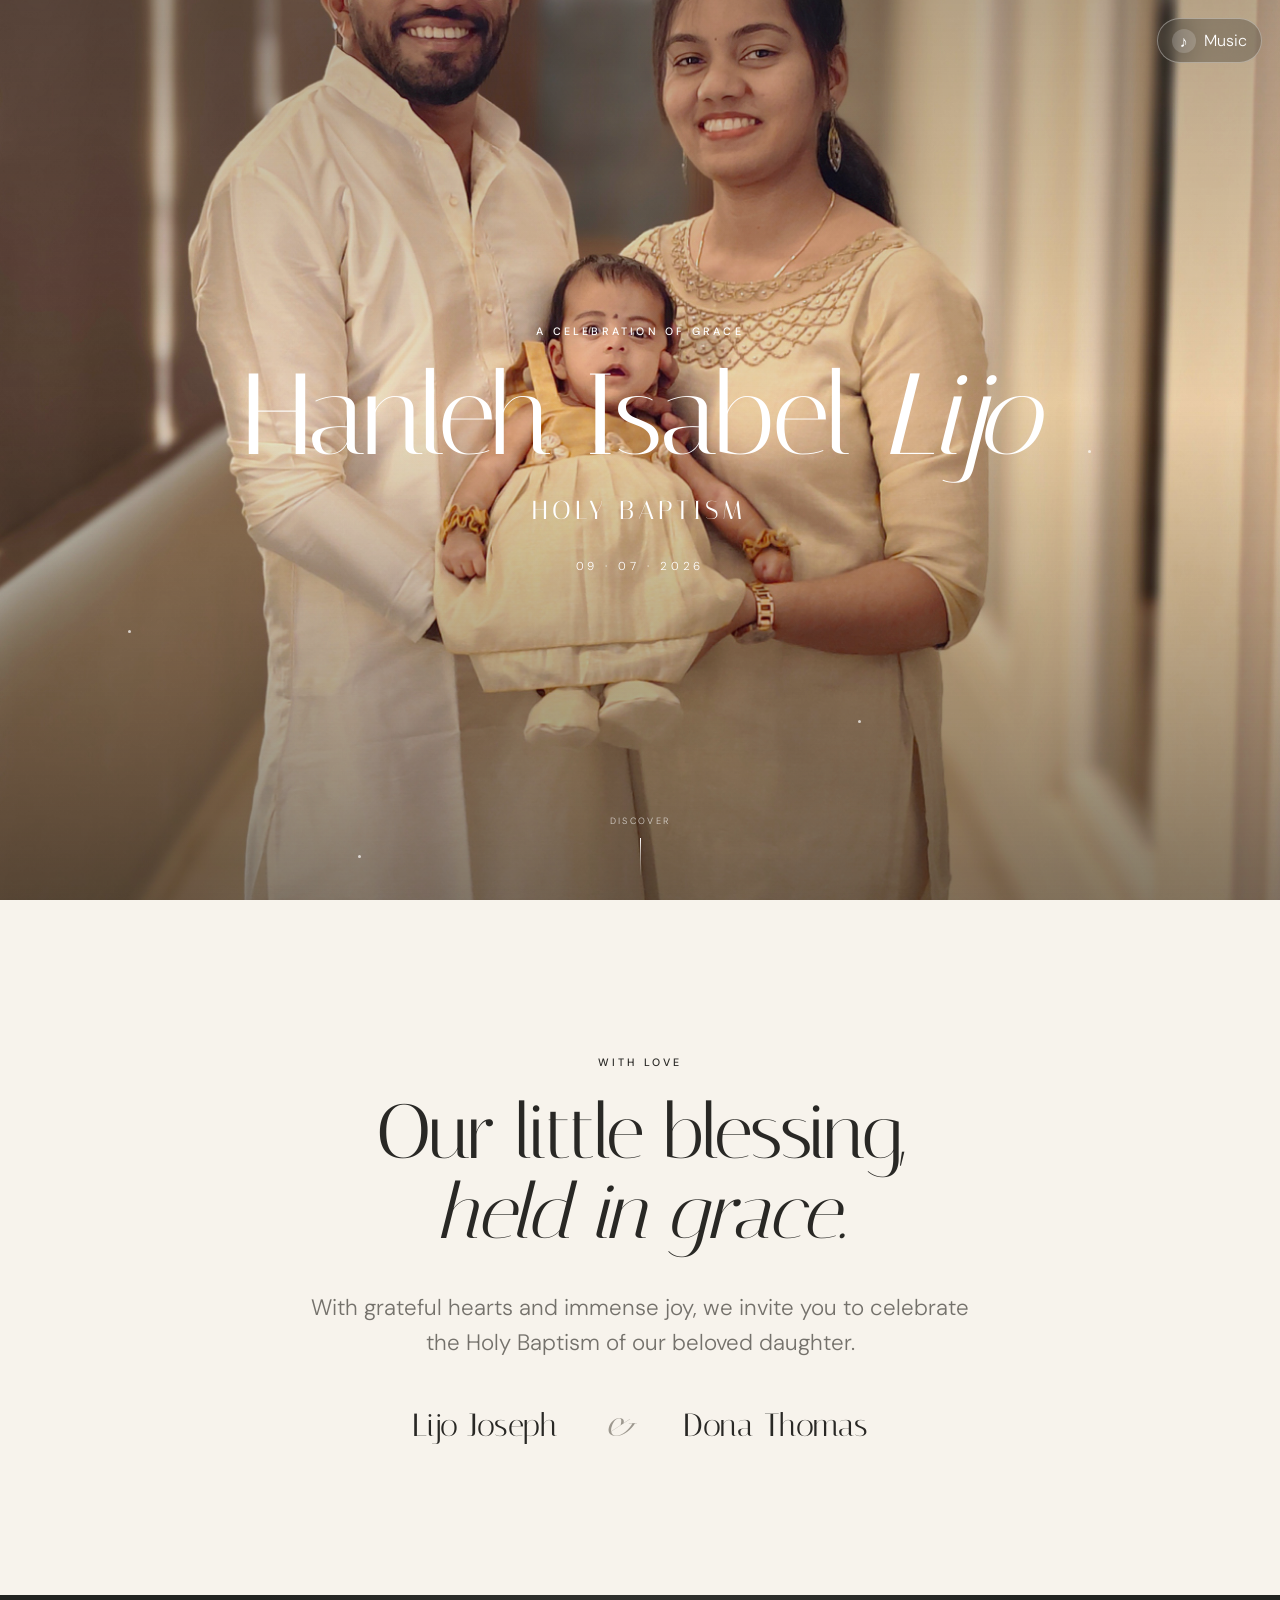
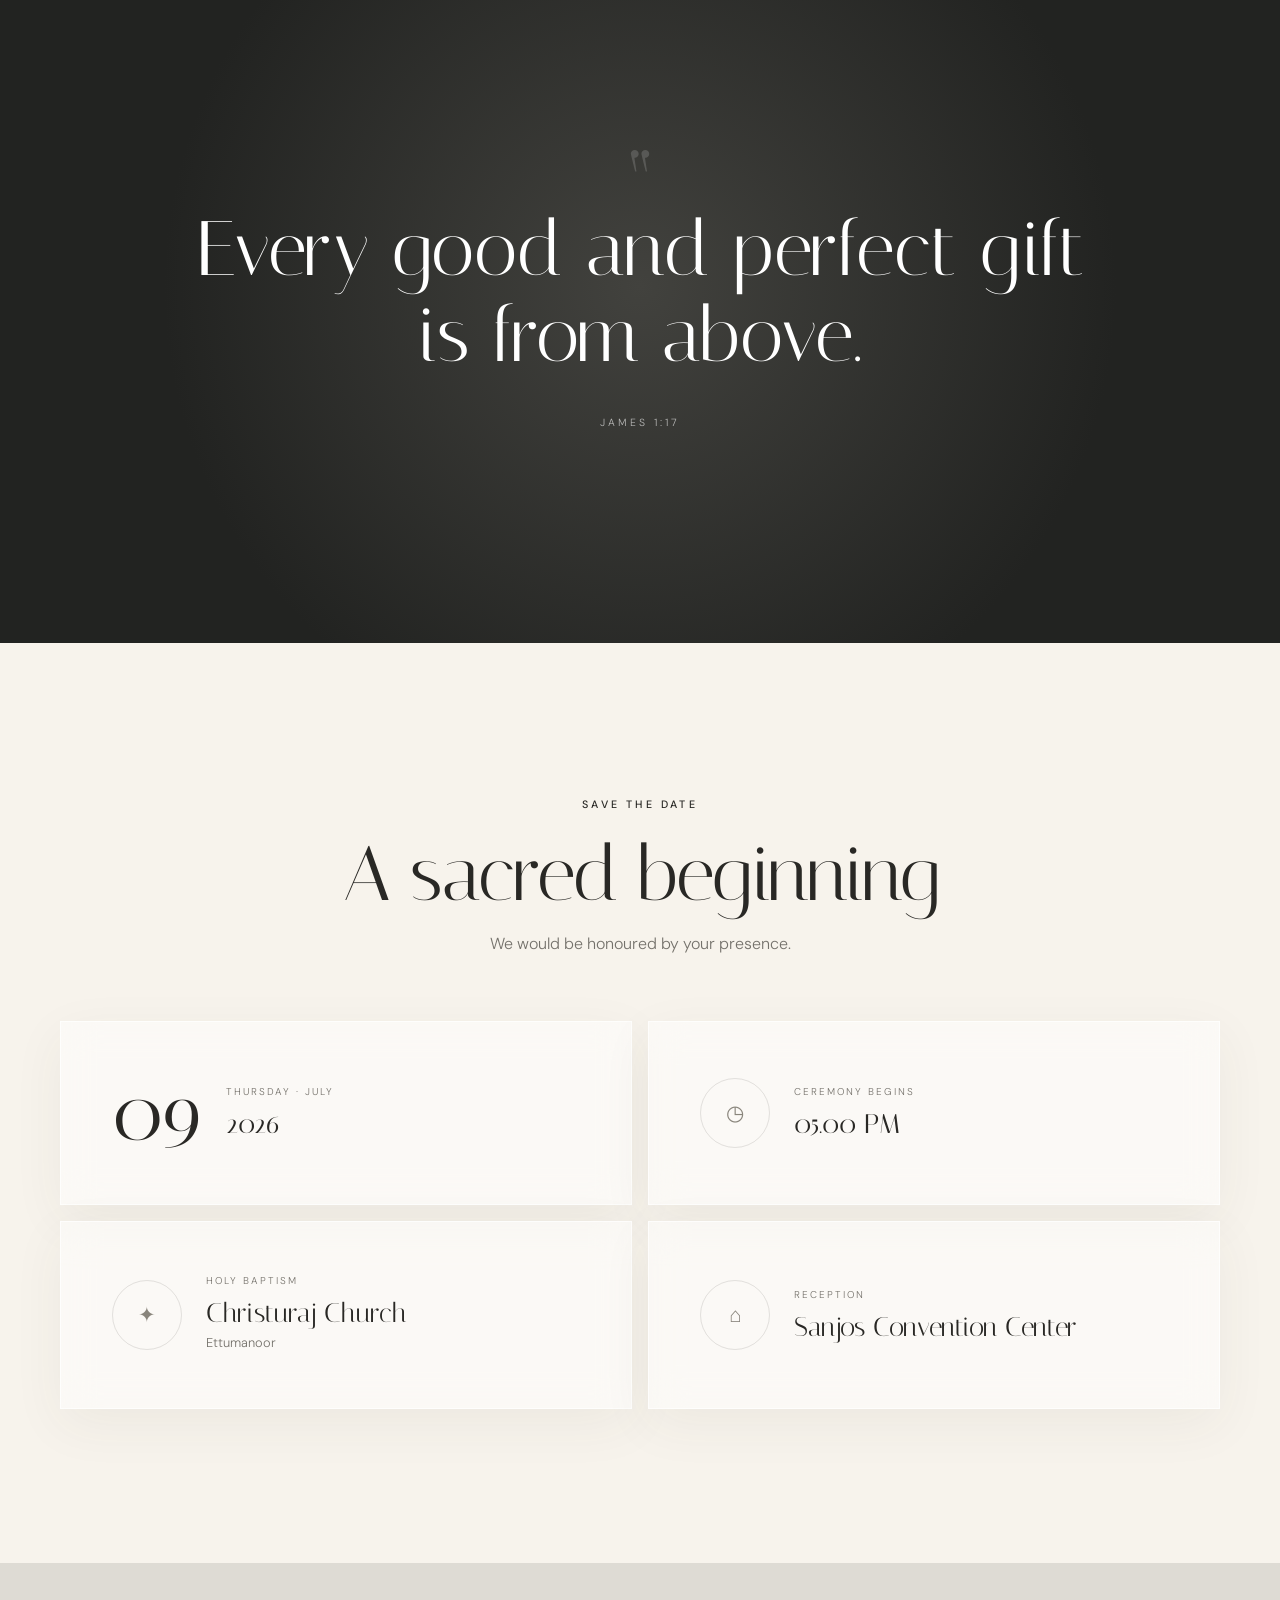
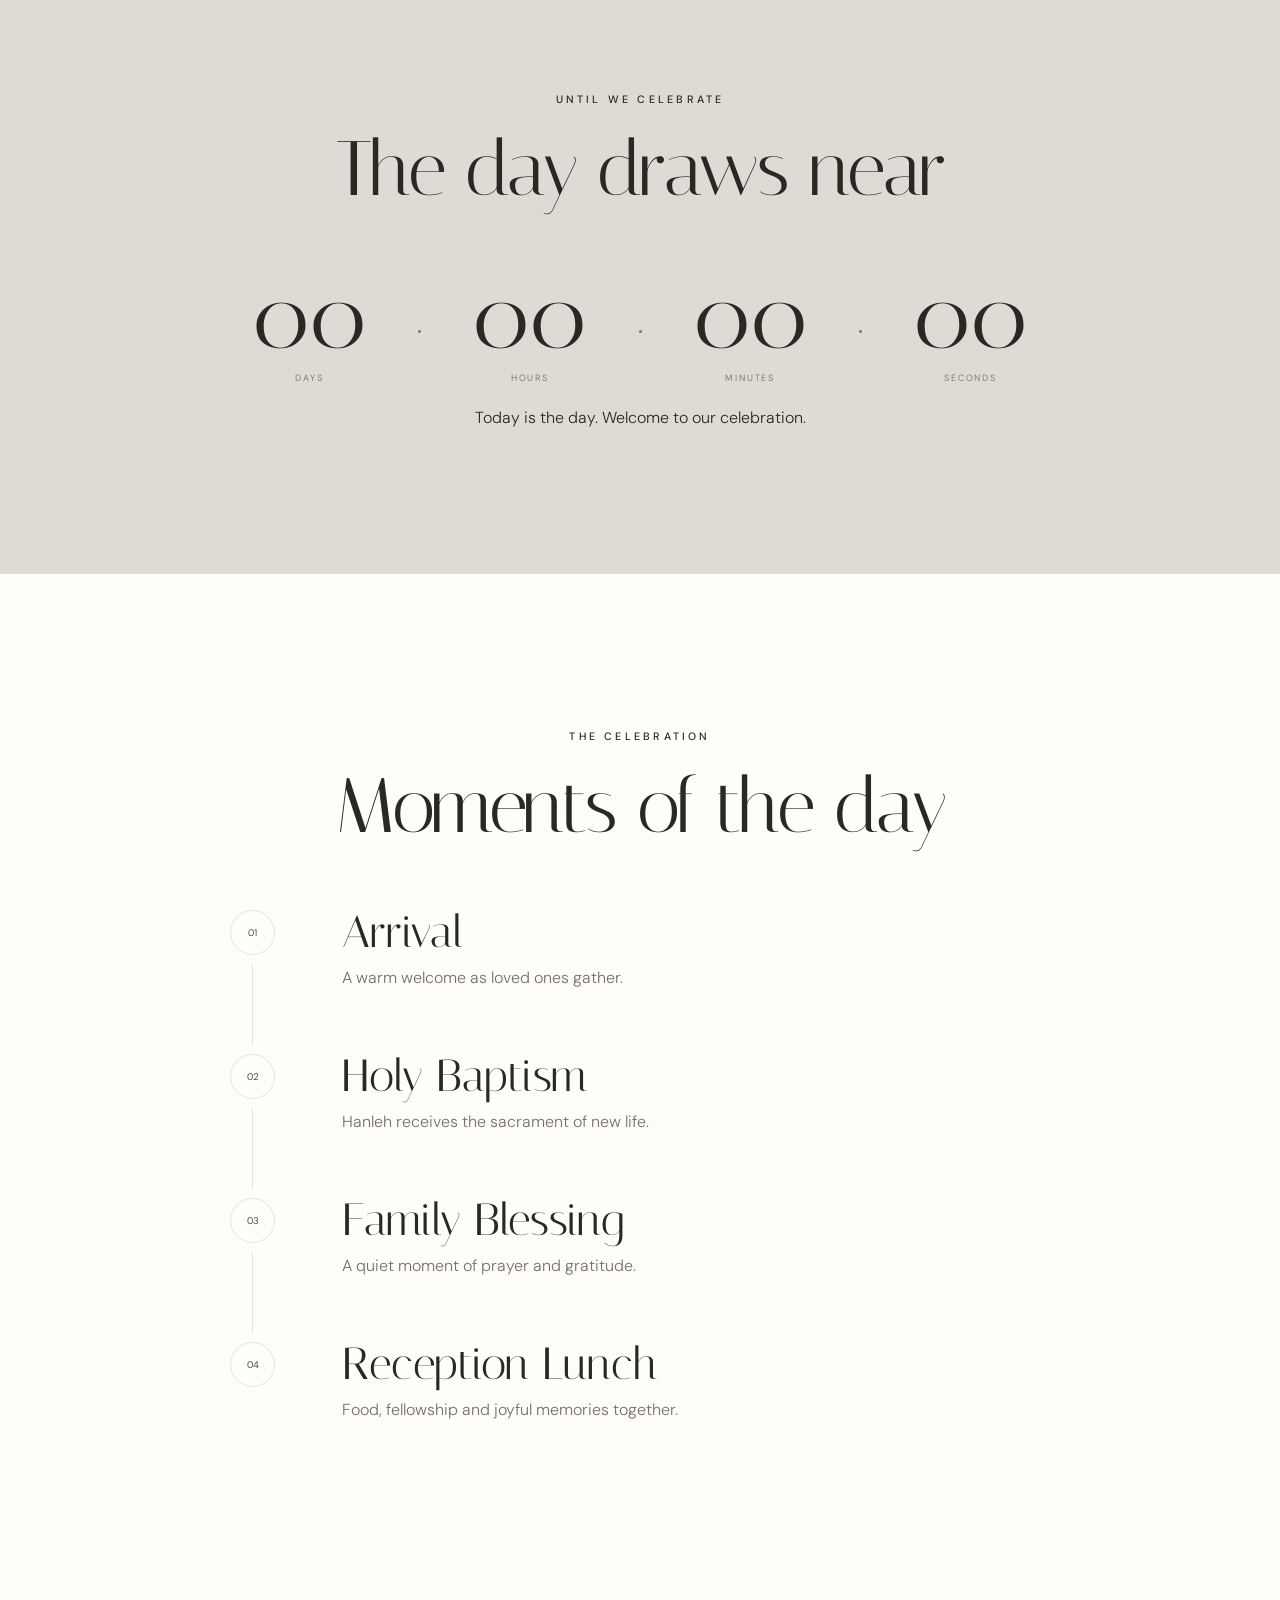
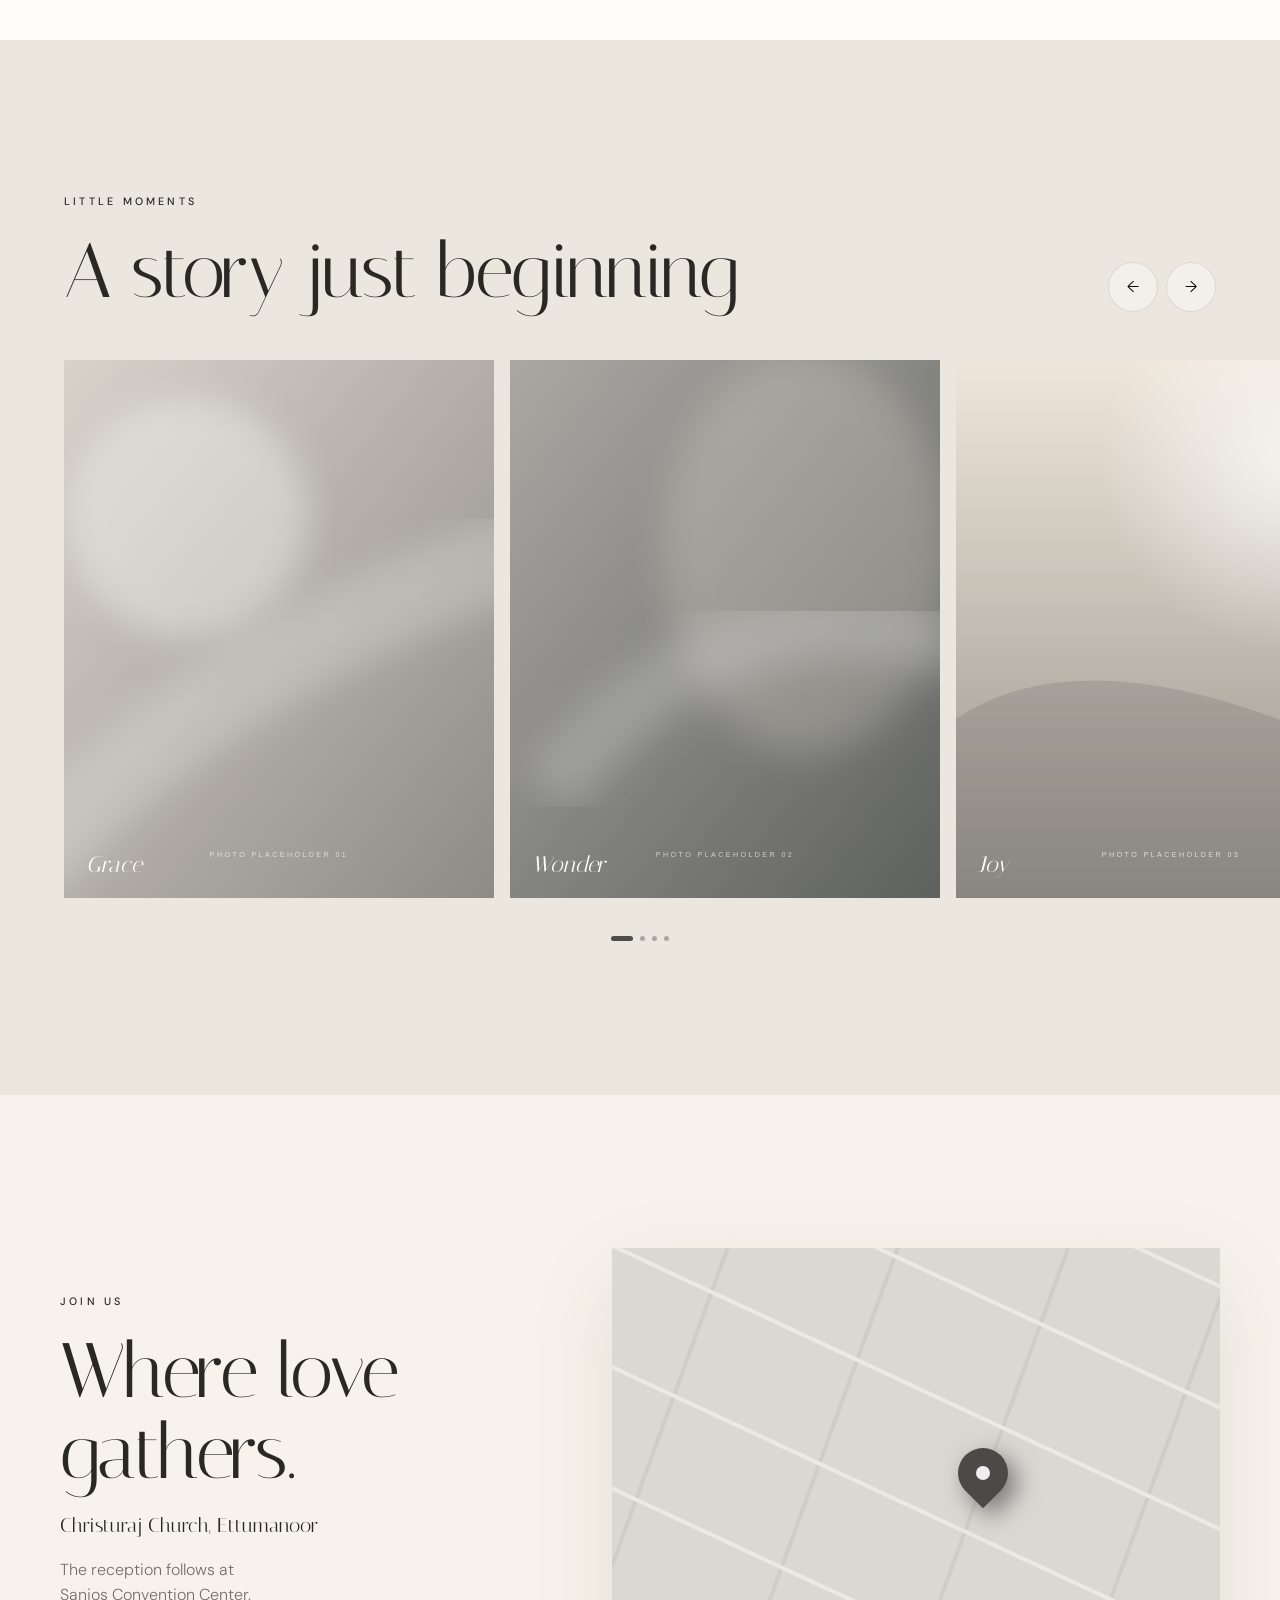
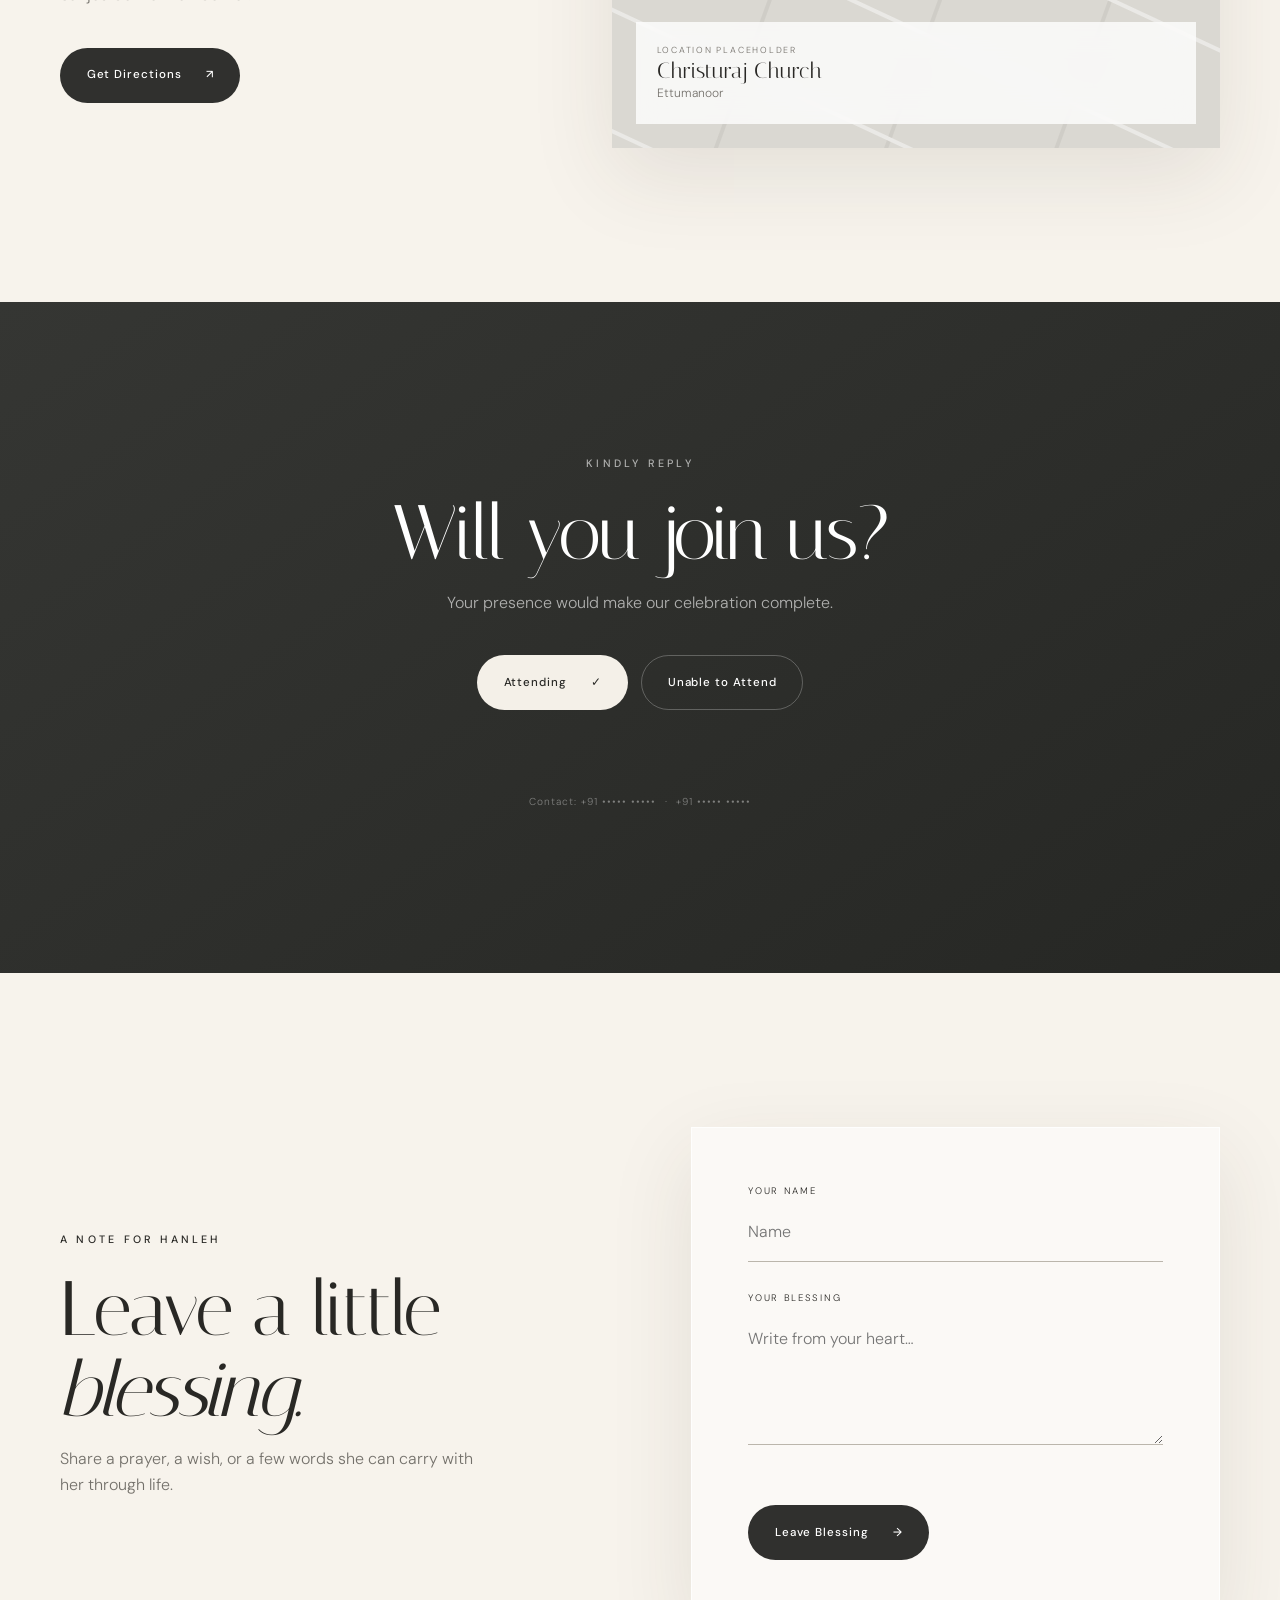
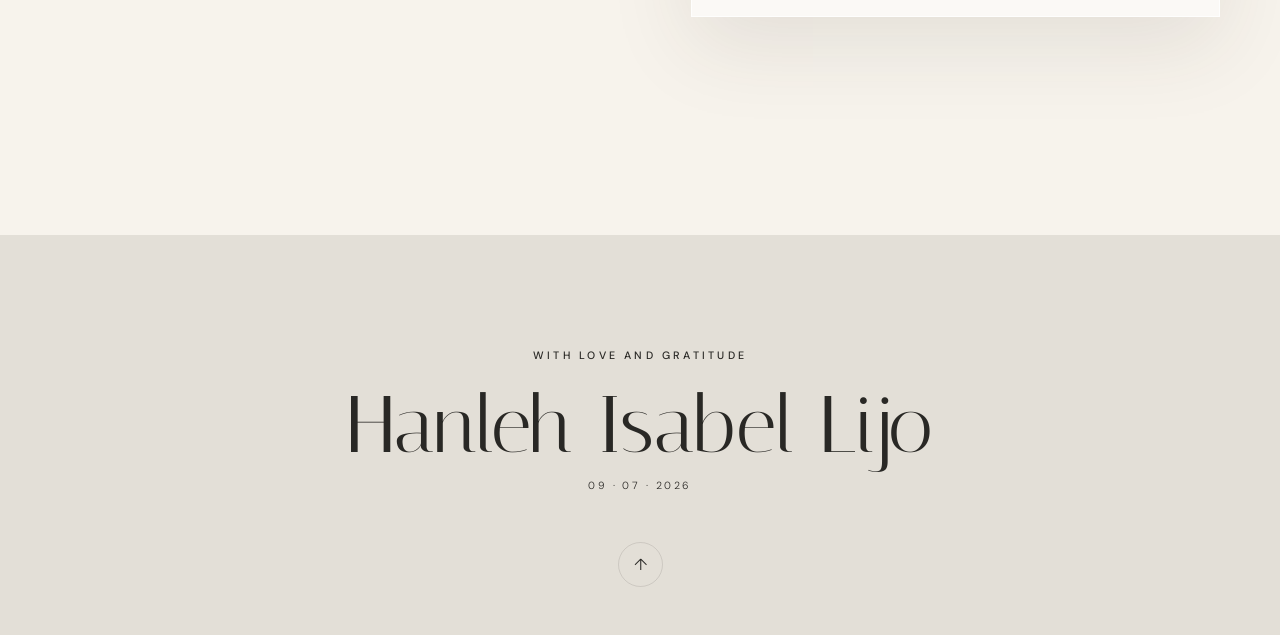
<file: standalone.html>
<!doctype html>
<html lang="en">
<head>
<meta charset="utf-8">
<meta name="viewport" content="width=device-width,initial-scale=1,viewport-fit=cover">
<meta name="theme-color" content="#f7f3ec">
<meta name="description" content="You are warmly invited to the Holy Baptism of Hanleh Isabel Lijo on 9 July 2026.">
<meta property="og:title" content="Hanleh Isabel Lijo · Holy Baptism">
<meta property="og:description" content="With grateful hearts, we invite you to celebrate with us.">
<meta property="og:type" content="website">
<meta property="og:image" content="assets/preview.jpg">
<title>Hanleh Isabel Lijo · Holy Baptism</title>
<link rel="preload" href="assets/preview.jpg" as="image" type="image/jpeg">
<style>
@import url('https://fonts.googleapis.com/css2?family=DM+Sans:wght@300;400;500;600&family=Italiana&display=swap');
:root{--ivory:#f7f3ec;--white:#fffdf9;--ink:#292825;--muted:#74716b;--line:rgba(54,52,48,.13);--deep:#30302e;--serif:'Italiana','Times New Roman',serif;--sans:'DM Sans',Arial,sans-serif;--ease:cubic-bezier(.2,.75,.25,1);--shadow:0 28px 80px rgba(55,50,41,.1)}
*{box-sizing:border-box}html{scroll-behavior:smooth}body{margin:0;background:var(--ivory);color:var(--ink);font-family:var(--sans);font-weight:300;line-height:1.6;overflow-x:hidden}button,input,textarea{font:inherit}button,a{-webkit-tap-highlight-color:transparent}a{color:inherit}.skip{position:fixed;z-index:100;top:-5rem;left:1rem;padding:.8rem 1rem;background:#fff}.skip:focus{top:1rem}.particles{position:fixed;inset:0;pointer-events:none;z-index:2;overflow:hidden}.particles i{position:absolute;width:3px;height:3px;border-radius:50%;background:rgba(255,255,255,.7);animation:float 16s linear infinite}.particles i:nth-child(1){left:10%;top:70%;animation-delay:-3s}.particles i:nth-child(2){left:28%;top:95%;animation-delay:-12s}.particles i:nth-child(3){left:67%;top:80%;animation-delay:-6s}.particles i:nth-child(4){left:85%;top:50%;animation-delay:-10s}.particles i:nth-child(5){left:48%;top:110%}@keyframes float{to{transform:translateY(-120vh) translateX(30px);opacity:0}}
.music{position:fixed;z-index:50;top:max(18px,env(safe-area-inset-top));right:18px;display:flex;align-items:center;gap:.55rem;border:1px solid rgba(255,255,255,.35);border-radius:50px;padding:.55rem .85rem;color:#fff;background:rgba(40,40,38,.3);backdrop-filter:blur(16px);cursor:pointer;transition:.35s}.music:hover{background:rgba(40,40,38,.55);transform:translateY(-2px)}.music b{display:grid;place-items:center;width:24px;height:24px;border-radius:50%;background:rgba(255,255,255,.18)}.music[aria-pressed=true] b{animation:pulse 1.8s infinite}@keyframes pulse{50%{box-shadow:0 0 0 7px transparent}}
.hero{position:relative;min-height:100svh;display:grid;place-items:center;color:#fff;overflow:hidden}.hero-image{position:absolute;inset:-8%;background:url('assets/Finalus.jpg') center/cover no-repeat;animation:zoom 22s ease-in-out infinite alternate;will-change:transform}.overlay{position:absolute;inset:0;background:linear-gradient(180deg,rgba(20,20,19,.3),rgba(20,20,19,.08) 45%,rgba(20,20,19,.52))}@keyframes zoom{to{transform:scale(1.08)}}.hero-copy{position:relative;z-index:1;text-align:center;padding:2rem;animation:rise 1.6s var(--ease) both}.hero h1{font:400 clamp(3.4rem,9vw,8.5rem)/.95 var(--serif);letter-spacing:-.025em;margin:.7rem 0}.hero h1 em,h2 em{font-style:italic;font-weight:400}.subtitle{font:400 clamp(1.05rem,2vw,1.6rem)/1.3 var(--serif);letter-spacing:.16em;text-transform:uppercase;margin:1.5rem 0}.hero time{font-size:.72rem;letter-spacing:.34em}.eyebrow{font-size:.67rem;font-weight:500;letter-spacing:.3em;text-transform:uppercase;margin:0 0 1.3rem}@keyframes rise{from{opacity:0;transform:translateY(25px)}}.discover{position:absolute;z-index:2;bottom:max(24px,env(safe-area-inset-bottom));display:flex;flex-direction:column;align-items:center;gap:.6rem;text-decoration:none;font-size:.57rem;letter-spacing:.25em;text-transform:uppercase;color:rgba(255,255,255,.72)}.discover i{width:1px;height:38px;background:linear-gradient(#fff,transparent);animation:line 2s infinite}@keyframes line{0%{transform:scaleY(0);transform-origin:top}45%{transform:scaleY(1);transform-origin:top}55%{transform-origin:bottom}100%{transform:scaleY(0);transform-origin:bottom}}
.section{padding:clamp(6rem,12vw,11rem) 1.4rem}.inner{width:min(1160px,100%);margin:auto}.narrow{max-width:790px;text-align:center}.section h2,.heading h2,.gallery h2,.count-section h2,.rsvp h2{font:400 clamp(2.7rem,6vw,5.6rem)/1.05 var(--serif);letter-spacing:-.025em;margin:0}.welcome .lead{font-size:clamp(1.05rem,2vw,1.4rem);color:var(--muted);max-width:690px;margin:2.3rem auto}.parents{margin-top:3rem;display:flex;justify-content:center;align-items:center;gap:clamp(1rem,4vw,3rem);font:400 clamp(1.25rem,3vw,2rem)/1 var(--serif)}.parents b{font-weight:400;font-style:italic;color:#9c978e}
.verse{position:relative;min-height:72vh;display:grid;place-items:center;padding:5rem 1.4rem;background:radial-gradient(circle at 50% 45%,#42423e,#222321 65%);color:#fff;overflow:hidden}.verse blockquote{position:relative;text-align:center;margin:0}.verse blockquote p{font:400 clamp(2.4rem,6vw,5.8rem)/1.12 var(--serif);margin:0}.verse blockquote>b{position:absolute;left:50%;top:-4rem;transform:translateX(-50%);font:400 6rem/1 var(--serif);color:rgba(255,255,255,.16)}blockquote cite{display:block;margin-top:2.3rem;font-style:normal;font-size:.65rem;letter-spacing:.28em;text-transform:uppercase;color:rgba(255,255,255,.65)}
.heading{text-align:center;margin-bottom:4rem}.heading>p:last-child{color:var(--muted)}.detail-grid{display:grid;grid-template-columns:repeat(2,1fr);gap:1rem}.card{display:flex;align-items:center;gap:1.5rem;padding:clamp(1.8rem,4vw,3.2rem);min-height:180px;border:1px solid rgba(255,255,255,.7);background:rgba(255,255,255,.5);backdrop-filter:blur(18px);box-shadow:0 15px 50px rgba(74,66,54,.06);transition:.5s var(--ease)}.card:hover{transform:translateY(-6px);background:rgba(255,255,255,.8);box-shadow:var(--shadow)}.num{font:400 5rem/1 var(--serif)}.round{display:grid;place-items:center;flex:0 0 70px;height:70px;border:1px solid var(--line);border-radius:50%;font-size:1.3rem;color:#89857c}.card div{display:flex;flex-direction:column}.card small{font-size:.62rem;letter-spacing:.2em;text-transform:uppercase;color:var(--muted);margin-bottom:.45rem}.card strong{font:400 clamp(1.2rem,3vw,1.7rem)/1.25 var(--serif)}.card p{margin:.2rem 0;color:var(--muted);font-size:.8rem}
.count-section{background:#dedbd4;padding:clamp(5rem,10vw,8rem) 1.3rem;text-align:center}.count{display:flex;justify-content:center;align-items:center;gap:clamp(.7rem,4vw,4rem);margin-top:4rem}.count div{min-width:75px}.count strong{display:block;font:400 clamp(2.5rem,7vw,6rem)/1 var(--serif);font-variant-numeric:tabular-nums}.count span{font-size:.57rem;letter-spacing:.2em;text-transform:uppercase;color:#6d6a64}.count>i{width:3px;height:3px;border-radius:50%;background:#77736b}.journey{background:var(--white)}.timeline{list-style:none;padding:0;margin:4rem auto 0;max-width:820px}.timeline li{position:relative;display:grid;grid-template-columns:80px 1fr;gap:2rem;padding:0 0 4rem}.timeline li:not(:last-child):after{content:"";position:absolute;left:22px;top:55px;bottom:10px;width:1px;background:var(--line)}.timeline li>span{display:grid;place-items:center;width:45px;height:45px;border-radius:50%;border:1px solid var(--line);font-size:.6rem}.timeline h3{font:400 clamp(1.8rem,4vw,2.8rem)/1 var(--serif);margin:0 0 .6rem}.timeline p{margin:0;color:var(--muted)}
.gallery{padding:clamp(6rem,12vw,10rem) 0;background:#ebe7df;overflow:hidden}.wide{width:min(100%,1400px)}.gallery-head{display:flex;align-items:end;justify-content:space-between;padding:0 clamp(1.4rem,5vw,4rem);margin-bottom:3rem}.arrows{display:flex;gap:.5rem}.arrows button{width:50px;height:50px;border:1px solid var(--line);border-radius:50%;background:rgba(255,255,255,.4);cursor:pointer}.track{display:flex;gap:1rem;overflow-x:auto;scroll-snap-type:x mandatory;scrollbar-width:none;padding:0 clamp(1.4rem,5vw,4rem) 1rem}.track::-webkit-scrollbar{display:none}.track figure{position:relative;flex:0 0 min(70vw,430px);margin:0;aspect-ratio:4/5;overflow:hidden;scroll-snap-align:center;background:#ddd}.track img{width:100%;height:100%;object-fit:cover;display:block;transition:transform 1.2s var(--ease)}.track figure:hover img{transform:scale(1.04)}.track figcaption{position:absolute;left:1.4rem;bottom:1.2rem;color:#fff;font:italic 1.4rem var(--serif)}.dots{display:flex;justify-content:center;gap:.45rem;margin-top:1.4rem}.dots i{width:5px;height:5px;border-radius:50%;background:#aaa69f;transition:.3s}.dots i.active{width:22px;border-radius:5px;background:#4d4c48}
.location-grid{display:grid;grid-template-columns:.85fr 1.15fr;align-items:center;gap:clamp(3rem,8vw,8rem)}.place{font:400 1.25rem var(--serif)}.muted{color:var(--muted)}.button{display:inline-flex;align-items:center;justify-content:center;gap:1.5rem;min-height:55px;border-radius:50px;padding:.85rem 1.6rem;border:1px solid transparent;font-size:.72rem;font-weight:500;letter-spacing:.08em;text-decoration:none;cursor:pointer;transition:.4s var(--ease)}.button:hover{transform:translateY(-3px);box-shadow:0 15px 30px rgba(31,30,28,.14)}.dark{background:var(--deep);color:#fff;margin-top:1.5rem}.map{position:relative;min-height:500px;overflow:hidden;background:#dad8d2;box-shadow:var(--shadow)}.roads{position:absolute;inset:-20%;opacity:.45;background:repeating-linear-gradient(25deg,transparent 0 45px,#fff 46px 49px,transparent 50px 110px),repeating-linear-gradient(110deg,transparent 0 95px,#c3c0ba 96px 99px,transparent 100px 160px)}.pin{position:absolute;left:57%;top:40%;width:50px;height:50px;border-radius:50% 50% 50% 0;background:#4b4a46;transform:rotate(-45deg);box-shadow:0 12px 25px #777}.pin i{position:absolute;width:14px;height:14px;background:#eee;border-radius:50%;left:18px;top:18px}.map-card{position:absolute;left:1.5rem;bottom:1.5rem;display:flex;flex-direction:column;width:calc(100% - 3rem);padding:1.3rem;background:rgba(255,255,255,.78);backdrop-filter:blur(15px)}.map-card small{text-transform:uppercase;letter-spacing:.2em;font-size:.55rem;color:var(--muted)}.map-card strong{font:400 1.4rem var(--serif)}.map-card span{font-size:.75rem;color:var(--muted)}
.rsvp{padding:clamp(6rem,12vw,10rem) 1.4rem;background:linear-gradient(145deg,#353633,#262724);color:#fff;text-align:center}.rsvp>div>p{color:rgba(255,255,255,.62)}.rsvp-buttons{display:flex;justify-content:center;gap:.8rem;margin-top:2.5rem}.pale{background:#f4f0e8;color:#292926}.outline{background:transparent;border-color:rgba(255,255,255,.25);color:#fff}.response{min-height:1.6rem;font:italic 1.1rem var(--serif);color:#e8dfce!important}.contacts{font-size:.63rem;letter-spacing:.1em;color:rgba(255,255,255,.4)!important;margin-top:2.5rem}.blessing-grid{display:grid;grid-template-columns:1fr 1fr;gap:clamp(3rem,8vw,8rem);align-items:center}.blessing-copy>p:last-child{color:var(--muted);max-width:430px}.blessing-panel{padding:clamp(1.5rem,5vw,3.5rem);background:rgba(255,255,255,.56);border:1px solid rgba(255,255,255,.8);box-shadow:var(--shadow)}form label{display:block;font-size:.59rem;letter-spacing:.18em;text-transform:uppercase;margin-bottom:.45rem}input,textarea{width:100%;border:0;border-bottom:1px solid #bbb6ac;background:transparent;padding:.8rem 0 1rem;outline:none;border-radius:0;margin-bottom:1.8rem;color:var(--ink)}textarea{resize:vertical}.thanks{text-align:center;padding:3rem 1rem}.thanks h3{font:400 2.3rem var(--serif);margin:.7rem}.blessing-wall{display:grid;grid-template-columns:repeat(3,1fr);gap:1rem;margin-top:4rem}.blessing-card{padding:1.5rem;background:#fff;border:1px solid var(--line);box-shadow:0 15px 35px rgba(66,58,48,.06);animation:rise .6s var(--ease)}.blessing-card p{font:italic 1.2rem/1.5 var(--serif);margin:0 0 1rem}.blessing-card span{font-size:.62rem;letter-spacing:.1em;text-transform:uppercase;color:var(--muted)}
footer{padding:7rem 1.4rem 3rem;text-align:center;background:#e3dfd7}footer h2{font:400 clamp(2.5rem,7vw,5rem)/1 var(--serif);margin:.8rem}footer>p:nth-of-type(2){font-size:.65rem;letter-spacing:.24em}footer a{display:grid;place-items:center;width:45px;height:45px;border:1px solid var(--line);border-radius:50%;margin:3rem auto 0;text-decoration:none}.noscript{text-align:center}.reveal{opacity:0;transform:translateY(35px);transition:opacity .9s var(--ease),transform .9s var(--ease)}.reveal.visible{opacity:1;transform:none}
@media(max-width:760px){.music span{display:none}.music{padding:.55rem}.hero h1{font-size:clamp(3.7rem,18vw,6rem)}.subtitle{font-size:.92rem}.detail-grid,.location-grid,.blessing-grid{grid-template-columns:1fr}.card{min-height:145px}.num{font-size:4rem}.count{gap:.65rem}.count div{min-width:52px}.count strong{font-size:clamp(2.2rem,11vw,3.5rem)}.count>i{display:none}.timeline li{grid-template-columns:55px 1fr;gap:1rem}.gallery-head{align-items:start}.arrows{display:none}.track figure{flex-basis:82vw}.map{min-height:390px}.rsvp-buttons{flex-direction:column}.rsvp-buttons .button{width:100%}.blessing-wall{grid-template-columns:1fr}.section{padding-left:1.2rem;padding-right:1.2rem}}
@media(prefers-reduced-motion:reduce){html{scroll-behavior:auto}.hero-image,.particles i,.discover i,.music[aria-pressed=true] b{animation:none}.reveal{opacity:1;transform:none;transition:none}}
</style>
</head>
<body>
<a class="skip" href="#main">Skip to invitation</a>
<div class="particles" aria-hidden="true"><i></i><i></i><i></i><i></i><i></i></div>
<button class="music" id="music" type="button" aria-label="Play background music" aria-pressed="false"><b>♪</b><span>Music</span></button>

<header class="hero" id="home">
  <div class="hero-image" aria-hidden="true"></div><div class="overlay"></div>
  <div class="hero-copy">
    <p class="eyebrow">A celebration of grace</p>
    <h1>Hanleh Isabel <em>Lijo</em></h1>
    <p class="subtitle">Holy Baptism</p>
    <!-- DATE PLACEHOLDER -->
    <time datetime="2026-07-09T17:00:00+05:30">09 · 07 · 2026</time>
  </div>
  <a class="discover" href="#welcome"><span>Discover</span><i></i></a>
</header>

<main id="main">
<section class="section welcome" id="welcome">
  <div class="inner narrow reveal">
    <p class="eyebrow">With love</p>
    <h2>Our little blessing,<br><em>held in grace.</em></h2>
    <p class="lead">With grateful hearts and immense joy, we invite you to celebrate the Holy Baptism of our beloved daughter.</p>
    <div class="parents"><span>Lijo Joseph</span><b>&amp;</b><span>Dona Thomas</span></div>
  </div>
</section>

<section class="verse">
  <blockquote class="reveal"><b aria-hidden="true">“</b><p>Every good and perfect gift<br>is from above.</p><cite>James 1:17</cite></blockquote>
</section>

<section class="section details" id="details">
 <div class="inner">
  <header class="heading reveal"><p class="eyebrow">Save the date</p><h2>A sacred beginning</h2><p>We would be honoured by your presence.</p></header>
  <div class="detail-grid">
   <article class="card reveal"><span class="num">09</span><div><small>Thursday · July</small><strong>2026</strong></div></article>
   <article class="card reveal"><span class="round">◷</span><div><small>Ceremony begins</small><strong>05.00 PM</strong></div></article>
   <article class="card reveal"><span class="round">✦</span><div><small>Holy Baptism</small><strong>Christuraj Church</strong><p>Ettumanoor</p></div></article>
   <article class="card reveal"><span class="round">⌂</span><div><small>Reception</small><strong>Sanjos Convention Center</strong></div></article>
  </div>
  <!-- CHURCH / VENUE / DATE / TIME PLACEHOLDERS: replace the text above and date in script.js. -->
 </div>
</section>

<section class="count-section">
 <div class="inner reveal"><p class="eyebrow">Until we celebrate</p><h2>The day draws near</h2>
  <div class="count" id="count" role="timer" aria-live="polite">
   <div><strong id="days">00</strong><span>Days</span></div><i></i>
   <div><strong id="hours">00</strong><span>Hours</span></div><i></i>
   <div><strong id="minutes">00</strong><span>Minutes</span></div><i></i>
   <div><strong id="seconds">00</strong><span>Seconds</span></div>
  </div><p id="countDone" hidden>Today is the day. Welcome to our celebration.</p>
 </div>
</section>

<section class="section journey">
 <div class="inner"><header class="heading reveal"><p class="eyebrow">The celebration</p><h2>Moments of the day</h2></header>
  <ol class="timeline">
   <li class="reveal"><span>01</span><div><h3>Arrival</h3><p>A warm welcome as loved ones gather.</p></div></li>
   <li class="reveal"><span>02</span><div><h3>Holy Baptism</h3><p>Hanleh receives the sacrament of new life.</p></div></li>
   <li class="reveal"><span>03</span><div><h3>Family Blessing</h3><p>A quiet moment of prayer and gratitude.</p></div></li>
   <li class="reveal"><span>04</span><div><h3>Reception Lunch</h3><p>Food, fellowship and joyful memories together.</p></div></li>
  </ol>
 </div>
</section>

<section class="gallery" id="gallery">
 <div class="inner wide">
  <header class="gallery-head reveal"><div><p class="eyebrow">Little moments</p><h2>A story just beginning</h2></div><div class="arrows"><button id="prev" aria-label="Previous photo">←</button><button id="next" aria-label="Next photo">→</button></div></header>
  <div class="track reveal" id="track" tabindex="0" aria-label="Swipeable photo gallery">
   <figure><img src="assets/gallery-1.svg" alt="Gallery photo placeholder one" width="900" height="1125" loading="lazy"><figcaption>Grace</figcaption></figure>
   <figure><img src="assets/gallery-2.svg" alt="Gallery photo placeholder two" width="900" height="1125" loading="lazy"><figcaption>Wonder</figcaption></figure>
   <figure><img src="assets/gallery-3.svg" alt="Gallery photo placeholder three" width="900" height="1125" loading="lazy"><figcaption>Joy</figcaption></figure>
   <figure><img src="assets/gallery-4.svg" alt="Gallery photo placeholder four" width="900" height="1125" loading="lazy"><figcaption>Love</figcaption></figure>
  </div><div class="dots" id="dots"></div>
 </div>
</section>

<section class="section location">
 <div class="inner location-grid">
  <div class="location-copy reveal"><p class="eyebrow">Join us</p><h2>Where love<br>gathers.</h2><p class="place">Christuraj Church, Ettumanoor</p><p class="muted">The reception follows at<br>Sanjos Convention Center.</p><a class="button dark" id="directions" href="#" target="_blank" rel="noopener">Get Directions <span>↗</span></a></div>
  <!-- GOOGLE MAPS PLACEHOLDER -->
  <div class="map reveal" role="img" aria-label="Google Maps placeholder for Christuraj Church"><div class="roads"></div><span class="pin"><i></i></span><div class="map-card"><small>Location placeholder</small><strong>Christuraj Church</strong><span>Ettumanoor</span></div></div>
 </div>
</section>

<section class="rsvp" id="rsvp">
 <div class="inner narrow reveal"><p class="eyebrow">Kindly reply</p><h2>Will you join us?</h2><p>Your presence would make our celebration complete.</p>
  <div class="rsvp-buttons"><button class="button pale" data-rsvp="yes">Attending <span>✓</span></button><button class="button outline" data-rsvp="no">Unable to Attend</button></div>
  <p class="response" id="response" aria-live="polite"></p>
  <!-- CONTACT NUMBER PLACEHOLDERS -->
  <p class="contacts">Contact: +91 ••••• ••••• &nbsp;·&nbsp; +91 ••••• •••••</p>
 </div>
</section>

<section class="section blessings">
 <div class="inner blessing-grid">
  <div class="blessing-copy reveal"><p class="eyebrow">A note for Hanleh</p><h2>Leave a little<br><em>blessing.</em></h2><p>Share a prayer, a wish, or a few words she can carry with her through life.</p></div>
  <div class="blessing-panel reveal">
   <form id="blessingForm"><label for="guestName">Your name</label><input id="guestName" name="name" placeholder="Name" maxlength="50" required><label for="guestBlessing">Your blessing</label><textarea id="guestBlessing" name="blessing" placeholder="Write from your heart…" maxlength="300" rows="4" required></textarea><button class="button dark" type="submit">Leave Blessing <span>→</span></button></form>
   <div class="thanks" id="thanks" hidden><span>✦</span><h3>Thank you.</h3><p>Your beautiful blessing has been added below.</p></div>
  </div>
 </div><div class="inner blessing-wall" id="wall" aria-live="polite"></div>
</section>
</main>

<footer><p class="eyebrow">With love and gratitude</p><h2>Hanleh Isabel Lijo</h2><p>09 · 07 · 2026</p><a href="#home" aria-label="Back to top">↑</a></footer>
<noscript><p class="noscript">Please enable JavaScript for the live countdown and interactions.</p></noscript>
<script>
const EVENT_DATE=new Date('2026-07-09T17:00:00+05:30');
const GOOGLE_MAPS_URL=''; // Paste the final Google Maps share URL here.
const reduceMotion=matchMedia('(prefers-reduced-motion: reduce)').matches;
const observer=new IntersectionObserver(entries=>entries.forEach(entry=>{if(entry.isIntersecting){entry.target.classList.add('visible');observer.unobserve(entry.target)}}),{threshold:.12,rootMargin:'0px 0px -30px'});
document.querySelectorAll('.reveal').forEach(el=>observer.observe(el));
const hero=document.querySelector('.hero-image');let ticking=false;
if(!reduceMotion)addEventListener('scroll',()=>{if(!ticking)requestAnimationFrame(()=>{hero.style.translate='0 '+Math.min(scrollY*.18,120)+'px';ticking=false});ticking=true},{passive:true});
function updateCountdown(){const distance=EVENT_DATE-Date.now();if(distance<=0){document.getElementById('count').hidden=true;document.getElementById('countDone').hidden=false;return}const values=[Math.floor(distance/86400000),Math.floor(distance%86400000/3600000),Math.floor(distance%3600000/60000),Math.floor(distance%60000/1000)];['days','hours','minutes','seconds'].forEach((unit,i)=>document.getElementById(unit).textContent=String(values[i]).padStart(2,'0'))}updateCountdown();setInterval(updateCountdown,1000);
const track=document.getElementById('track'),photos=[...track.querySelectorAll('figure')],dots=document.getElementById('dots');photos.forEach((_,i)=>{const dot=document.createElement('i');if(!i)dot.className='active';dots.append(dot)});
function step(direction){track.scrollBy({left:(photos[0].getBoundingClientRect().width+16)*direction,behavior:'smooth'})}document.getElementById('prev').onclick=()=>step(-1);document.getElementById('next').onclick=()=>step(1);let gf;track.addEventListener('scroll',()=>{cancelAnimationFrame(gf);gf=requestAnimationFrame(()=>{const centers=photos.map(p=>Math.abs(p.offsetLeft-track.scrollLeft-track.clientWidth*.08)),active=centers.indexOf(Math.min(...centers));[...dots.children].forEach((d,i)=>d.classList.toggle('active',i===active))})},{passive:true});
const directions=document.getElementById('directions');if(GOOGLE_MAPS_URL)directions.href=GOOGLE_MAPS_URL;else directions.onclick=e=>{e.preventDefault();alert('The Google Maps link will be added soon.')};
document.querySelectorAll('[data-rsvp]').forEach(button=>button.onclick=()=>{document.querySelectorAll('[data-rsvp]').forEach(b=>b.setAttribute('aria-pressed',String(b===button)));document.getElementById('response').textContent=button.dataset.rsvp==='yes'?'Wonderful — we cannot wait to celebrate with you.':'Thank you for letting us know. You will be in our thoughts.'});
const form=document.getElementById('blessingForm'),wall=document.getElementById('wall');form.onsubmit=e=>{e.preventDefault();const data=new FormData(form),card=document.createElement('article'),message=document.createElement('p'),name=document.createElement('span');card.className='blessing-card';message.textContent='“'+data.get('blessing').trim()+'”';name.textContent='— '+data.get('name').trim();card.append(message,name);wall.prepend(card);form.hidden=true;document.getElementById('thanks').hidden=false};
const music=document.getElementById('music');let context,master,timer;
function chord(){const now=context.currentTime;[261.63,329.63,392].forEach((frequency,index)=>{const osc=context.createOscillator(),gain=context.createGain();osc.type='sine';osc.frequency.value=frequency/2;gain.gain.setValueAtTime(0,now);gain.gain.linearRampToValueAtTime(.012-index*.002,now+2);gain.gain.linearRampToValueAtTime(0,now+7);osc.connect(gain).connect(master);osc.start(now);osc.stop(now+7.1)})}
music.onclick=async()=>{const play=music.getAttribute('aria-pressed')!=='true';if(play){context=context||new(window.AudioContext||window.webkitAudioContext)();master=master||context.createGain();master.gain.value=.65;master.connect(context.destination);await context.resume();chord();timer=setInterval(chord,6500)}else{clearInterval(timer);if(context)await context.suspend()}music.setAttribute('aria-pressed',String(play));music.setAttribute('aria-label',(play?'Pause':'Play')+' background music')};
</script>
</body>
</html>
</file>
